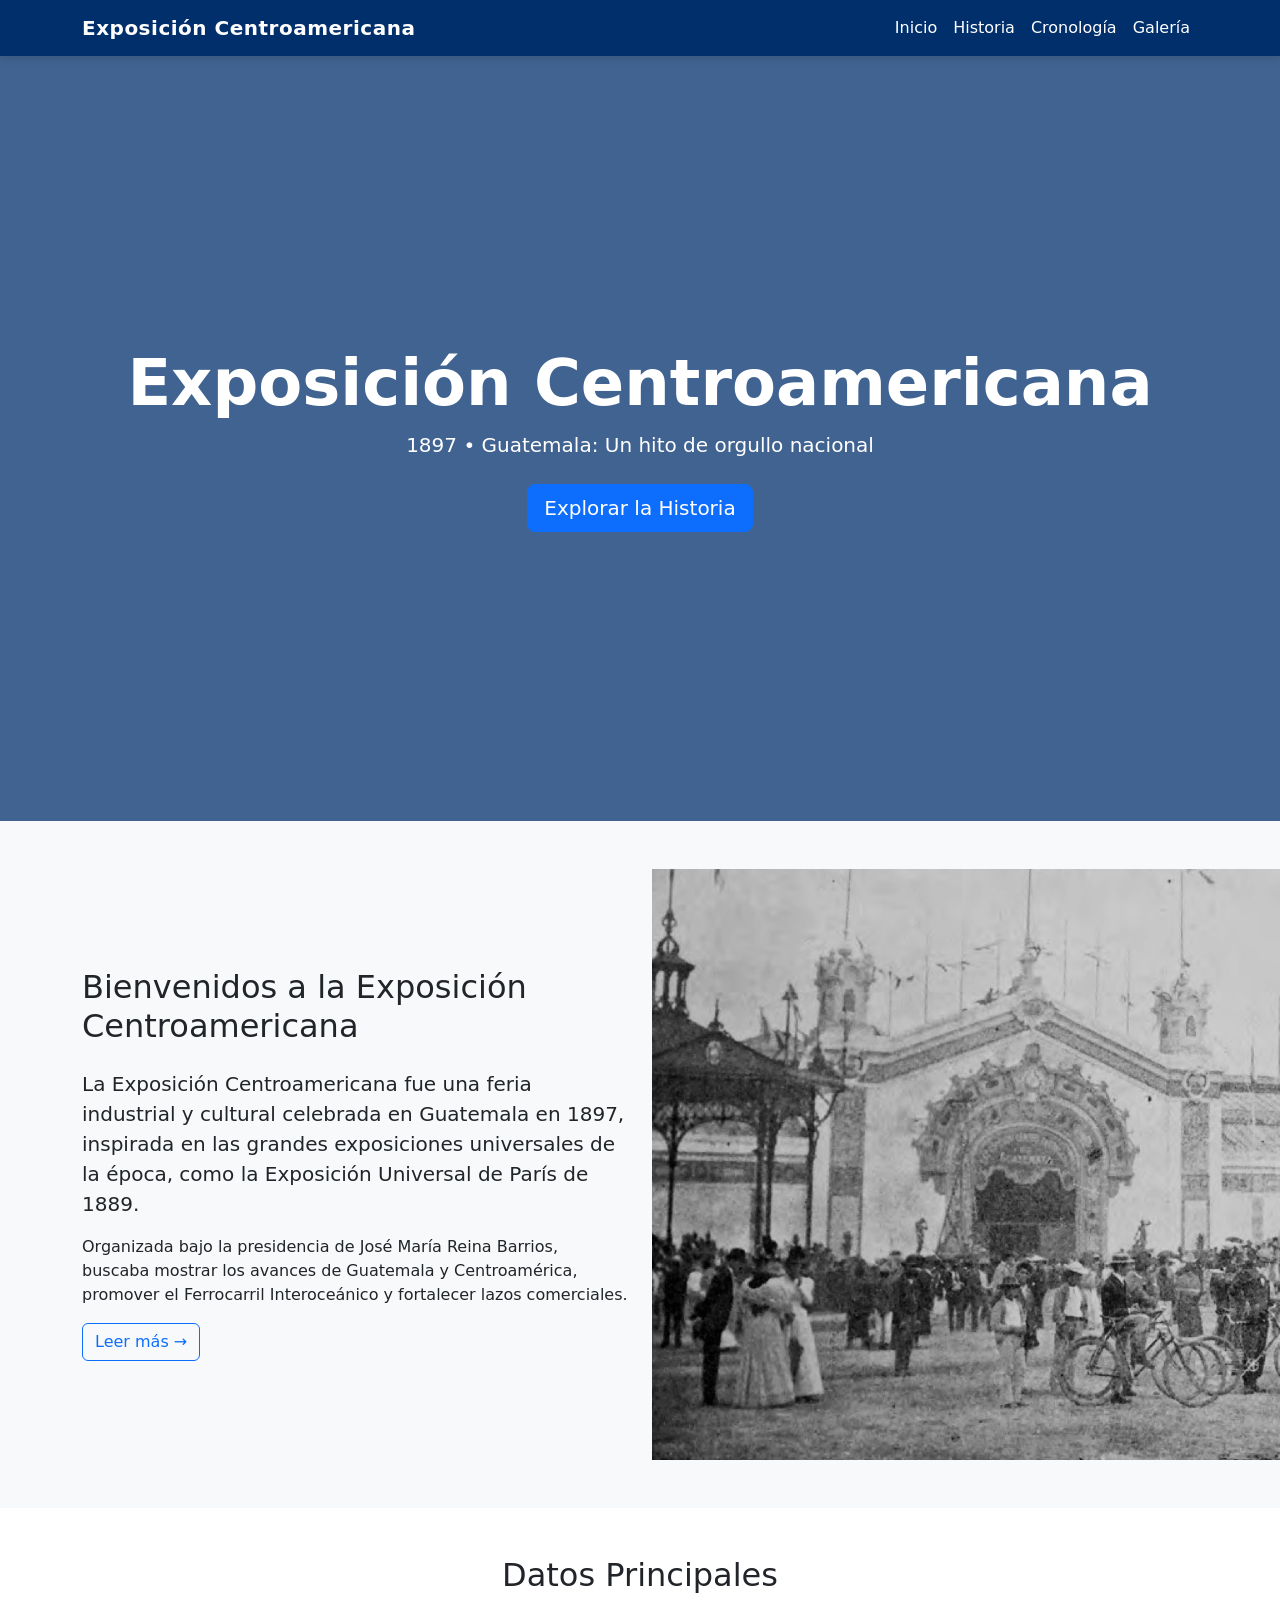
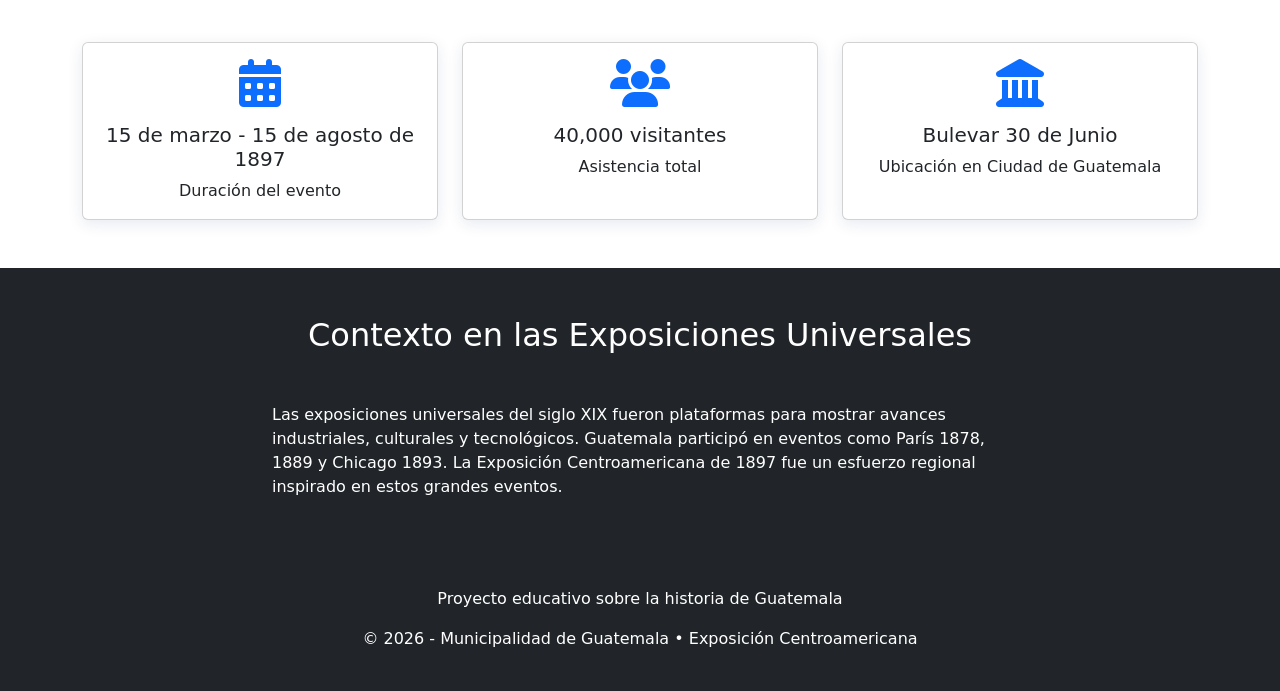
<file: proyectoFinal/index.html>
<!DOCTYPE html>
<html lang="en">
<head>
    <meta charset="UTF-8">
    <meta name="viewport" content="width=device-width, initial-scale=1.0">
    <title>Exposición Centroamericana 1897 | Historia de Guatemala</title>
    <link rel="stylesheet" href="styles.css">
    <link href="https://cdn.jsdelivr.net/npm/bootstrap@5.3.3/dist/css/bootstrap.min.css" rel="stylesheet">
    <link rel="stylesheet" href="https://cdnjs.cloudflare.com/ajax/libs/font-awesome/6.5.1/css/all.min.css">
</head>
<body>
    <nav class="navbar navbar-expand-lg navbar-dark fixed-top">
        <div class="container">
            <a class="navbar-brand fw-bold" href="index.html">Exposición Centroamericana</a>
            <button class="navbar-toggler" type="button" data-bs-toggle="collapse" data-bs-target="#navbarNav">
                <span class="navbar-toggler-icon"></span>
            </button>
            <div class="collapse navbar-collapse" id="navbarNav">
                <ul class="navbar-nav ms-auto">
                    <li class="nav-item"><a class="nav-link" href="index.html">Inicio</a></li>
                    <li class="nav-item"><a class="nav-link" href="historia.html">Historia</a></li>
                    <li class="nav-item"><a class="nav-link" href="cronologia.html">Cronología</a></li>
                    <li class="nav-item"><a class="nav-link" href="galeria.html">Galería</a></li>
                </ul>
            </div>
        </div>
    </nav>

    <header class="hero d-flex align-items-center text-white text-center">
        <div class="container">
            <h1 class="display-3 fw-bold">Exposición Centroamericana</h1>
            <p class="lead mb-4">1897 • Guatemala: Un hito de orgullo nacional</p>
            <a href="historia.html" class="btn btn-primary btn-lg">Explorar la Historia</a>
        </div>
    </header>

 <section class="py-5 bg-light">
        <div class="container">
            <div class="row align-items-center">
                <div class="col-lg-6">
                    <h2 class="mb-4">Bienvenidos a la Exposición Centroamericana</h2>
                    <p class="lead">La Exposición Centroamericana fue una feria industrial y cultural celebrada en Guatemala en 1897, inspirada en las grandes exposiciones universales de la época, como la Exposición Universal de París de 1889.</p>
                    <p>Organizada bajo la presidencia de José María Reina Barrios, buscaba mostrar los avances de Guatemala y Centroamérica, promover el Ferrocarril Interoceánico y fortalecer lazos comerciales.</p>
                    <a href="historia.html" class="btn btn-outline-primary">Leer más →</a>
                </div>
                <div class="col-lg-6">
                    <img src="images/Exposicion_Centroamericana_1897_01.jpeg">
                </div>
            </div>
        </div>
    </section>

    <section class="py-5">
        <div class="container">
            <h2 class="text-center mb-5">Datos Principales</h2>
            <div class="row g-4">
                <div class="col-md-4">
                    <div class="card h-100 text-center">
                        <div class="card-body">
                            <i class="fas fa-calendar-alt fa-3x text-primary mb-3"></i>
                            <h5>15 de marzo - 15 de agosto de 1897</h5>
                            <p class="card-text">Duración del evento</p>
                        </div>
                    </div>
                </div>
                <div class="col-md-4">
                    <div class="card h-100 text-center">
                        <div class="card-body">
                            <i class="fas fa-users fa-3x text-primary mb-3"></i>
                            <h5>40,000 visitantes</h5>
                            <p class="card-text">Asistencia total</p>
                        </div>
                    </div>
                </div>
                <div class="col-md-4">
                    <div class="card h-100 text-center">
                        <div class="card-body">
                            <i class="fas fa-landmark fa-3x text-primary mb-3"></i>
                            <h5>Bulevar 30 de Junio</h5>
                            <p class="card-text">Ubicación en Ciudad de Guatemala</p>
                        </div>
                    </div>
                </div>
            </div>
        </div>
    </section>

    <section class="py-5 bg-dark text-white">
        <div class="container">
            <h2 class="text-center mb-5">Contexto en las Exposiciones Universales</h2>
            <div class="row">
                <div class="col-lg-8 mx-auto">
                    <p>Las exposiciones universales del siglo XIX fueron plataformas para mostrar avances industriales, culturales y tecnológicos. Guatemala participó en eventos como París 1878, 1889 y Chicago 1893. La Exposición Centroamericana de 1897 fue un esfuerzo regional inspirado en estos grandes eventos.</p>
                </div>
            </div>
        </div>
    </section>


    <footer class="bg-dark text-white py-4">
        <div class="container text-center">
            <p>Proyecto educativo sobre la historia de Guatemala</p>
            <p>© 2026 - Municipalidad de Guatemala • Exposición Centroamericana</p>
        </div>
    </footer>

    <script src="https://cdn.jsdelivr.net/npm/bootstrap@5.3.3/dist/js/bootstrap.bundle.min.js"></script>
</body>
</html>
</file>
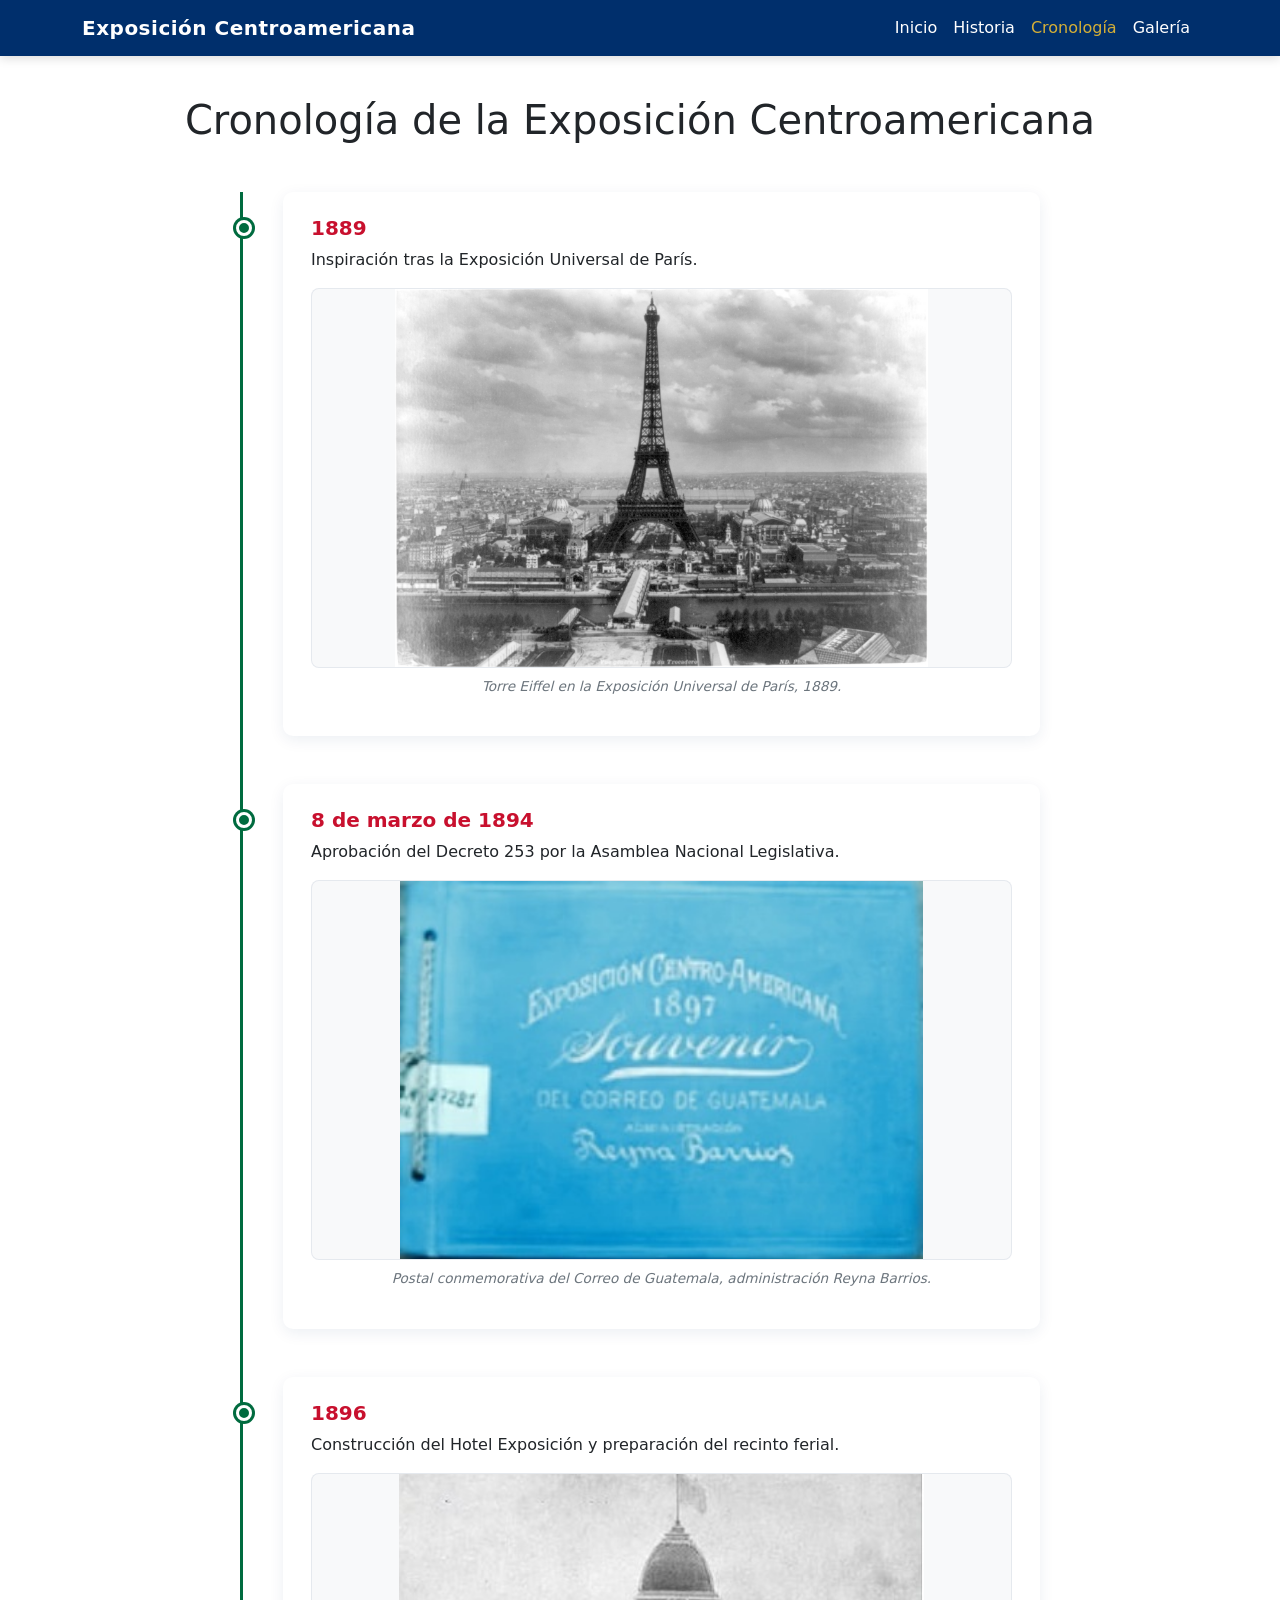
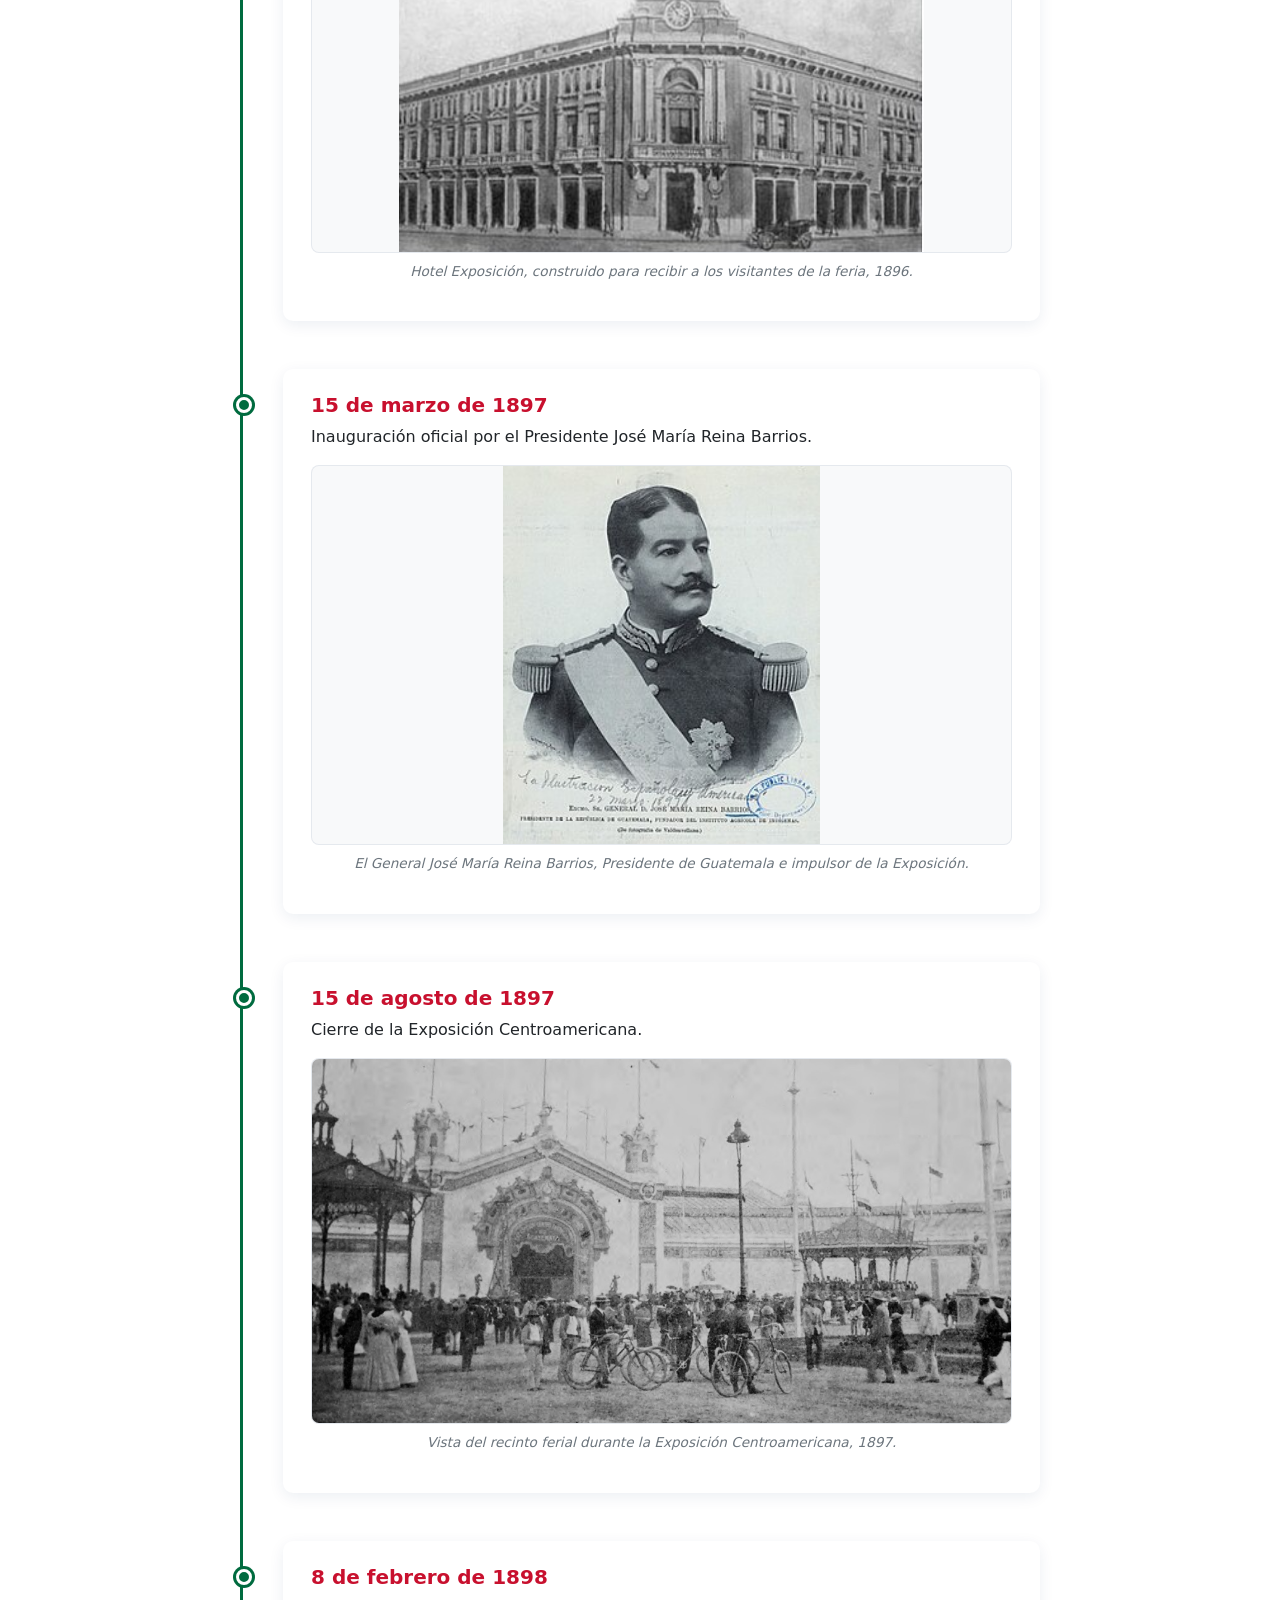
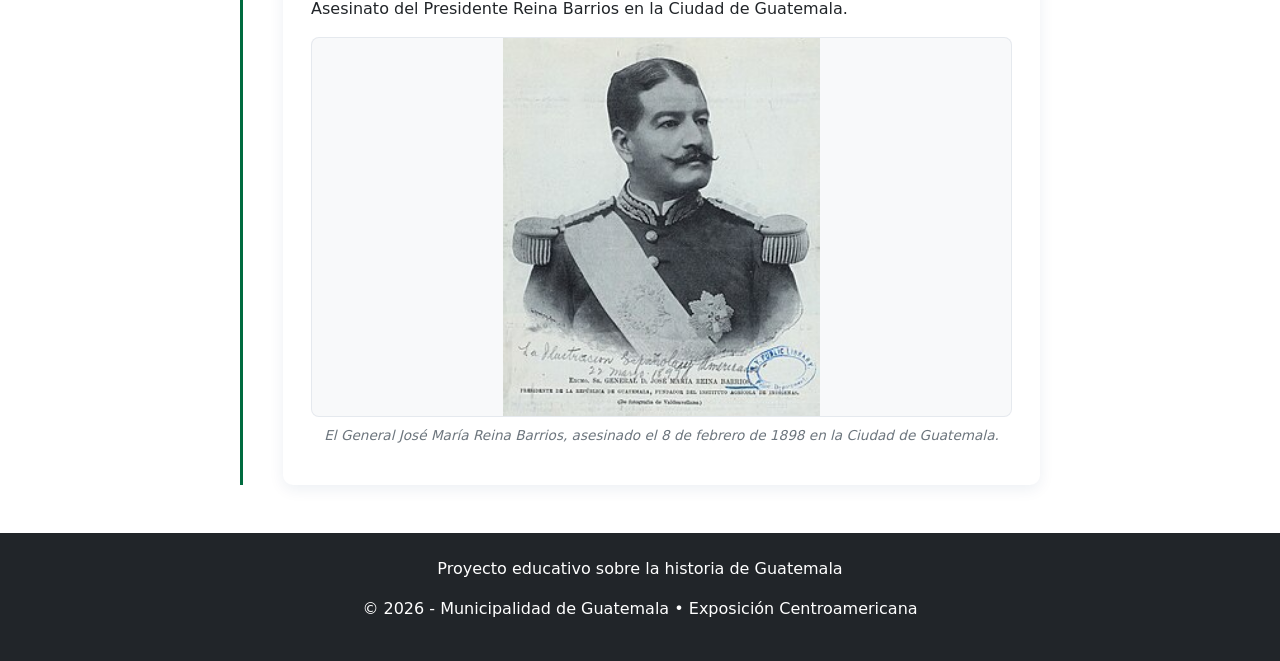
<file: proyectoFinal/cronologia.html>
<!DOCTYPE html>
<html lang="en">
<head>
    <meta charset="UTF-8">
    <meta name="viewport" content="width=device-width, initial-scale=1.0">
    <title>Cronología - Exposición Centroamericana 1897</title>
    <link rel="stylesheet" href="styles.css">
    <link href="https://cdn.jsdelivr.net/npm/bootstrap@5.3.3/dist/css/bootstrap.min.css" rel="stylesheet">
    <link rel="stylesheet" href="https://cdnjs.cloudflare.com/ajax/libs/font-awesome/6.5.1/css/all.min.css">
</head>
<body>
    <!-- Navbar -->
    <nav class="navbar navbar-expand-lg navbar-dark fixed-top">
        <div class="container">
            <a class="navbar-brand fw-bold" href="index.html">Exposición Centroamericana</a>
            <button class="navbar-toggler" type="button" data-bs-toggle="collapse" data-bs-target="#navbarNav">
                <span class="navbar-toggler-icon"></span>
            </button>
            <div class="collapse navbar-collapse" id="navbarNav">
                <ul class="navbar-nav ms-auto">
                    <li class="nav-item"><a class="nav-link" href="index.html">Inicio</a></li>
                    <li class="nav-item"><a class="nav-link" href="historia.html">Historia</a></li>
                    <li class="nav-item"><a class="nav-link active" href="cronologia.html">Cronología</a></li>
                    <li class="nav-item"><a class="nav-link" href="galeria.html">Galería</a></li>
                </ul>
            </div>
        </div>
    </nav>

    <div class="container my-5 pt-5">
        <h1 class="mb-5 text-center">Cronología de la Exposición Centroamericana</h1>

        <div class="timeline">

            <div class="event mb-5">
                <h5>1889</h5>
                <p>Inspiración tras la Exposición Universal de París.</p>
                <div class="event-image-wrapper">
                    <img
                        src="images/Eiffel_tower_at_Exposition_Universelle,_Paris,_1889.jpg"
                        alt="Torre Eiffel durante la Exposición Universal de París, 1889"
                        class="event-image"
                    >
                </div>
                <p class="event-image-caption">Torre Eiffel en la Exposición Universal de París, 1889.</p>
            </div>

            <div class="event mb-5">
                <h5>8 de marzo de 1894</h5>
                <p>Aprobación del Decreto 253 por la Asamblea Nacional Legislativa.</p>
                <div class="event-image-wrapper">
                    <img
                        src="images/expo_06_postal.jpg"
                        alt="Postal conmemorativa de la Exposición Centroamericana"
                        class="event-image"
                    >
                </div>
                <p class="event-image-caption">Postal conmemorativa del Correo de Guatemala, administración Reyna Barrios.</p>
            </div>

            <div class="event mb-5">
                <h5>1896</h5>
                <p>Construcción del Hotel Exposición y preparación del recinto ferial.</p>
                <div class="event-image-wrapper">
                    <img
                        src="images/Hotelexposicion1896.jpg"
                        alt="Hotel Exposición, 1896"
                        class="event-image"
                    >
                </div>
                <p class="event-image-caption">Hotel Exposición, construido para recibir a los visitantes de la feria, 1896.</p>
            </div>

            <div class="event mb-5">
                <h5>15 de marzo de 1897</h5>
                <p>Inauguración oficial por el Presidente José María Reina Barrios.</p>
                <div class="event-image-wrapper">
                    <img
                        src="images/José_María_Reina_Barrios,_1897.jpg"
                        alt="Presidente José María Reina Barrios, 1897"
                        class="event-image"
                    >
                </div>
                <p class="event-image-caption">El General José María Reina Barrios, Presidente de Guatemala e impulsor de la Exposición.</p>
            </div>

            <div class="event mb-5">
                <h5>15 de agosto de 1897</h5>
                <p>Cierre de la Exposición Centroamericana.</p>
                <div class="event-image-wrapper">
                    <img
                        src="images/Exposicion_Centroamericana_1897_01.jpeg"
                        alt="Recinto de la Exposición Centroamericana, 1897"
                        class="event-image"
                    >
                </div>
                <p class="event-image-caption">Vista del recinto ferial durante la Exposición Centroamericana, 1897.</p>
            </div>

            <div class="event mb-5">
                <h5>8 de febrero de 1898</h5>
                <p>Asesinato del Presidente Reina Barrios en la Ciudad de Guatemala.</p>
                <div class="event-image-wrapper">
                    <img
                        src="images/José_María_Reina_Barrios,_1897.jpg"
                        alt="Presidente José María Reina Barrios"
                        class="event-image"
                    >
                </div>
                <p class="event-image-caption">El General José María Reina Barrios, asesinado el 8 de febrero de 1898 en la Ciudad de Guatemala.</p>
            </div>

        </div>
    </div>

    <footer class="bg-dark text-white py-4">
        <div class="container text-center">
            <p>Proyecto educativo sobre la historia de Guatemala</p>
            <p>© 2026 - Municipalidad de Guatemala • Exposición Centroamericana</p>
        </div>
    </footer>

    <script src="https://cdn.jsdelivr.net/npm/bootstrap@5.3.3/dist/js/bootstrap.bundle.min.js"></script>
</body>
</html>
</file>
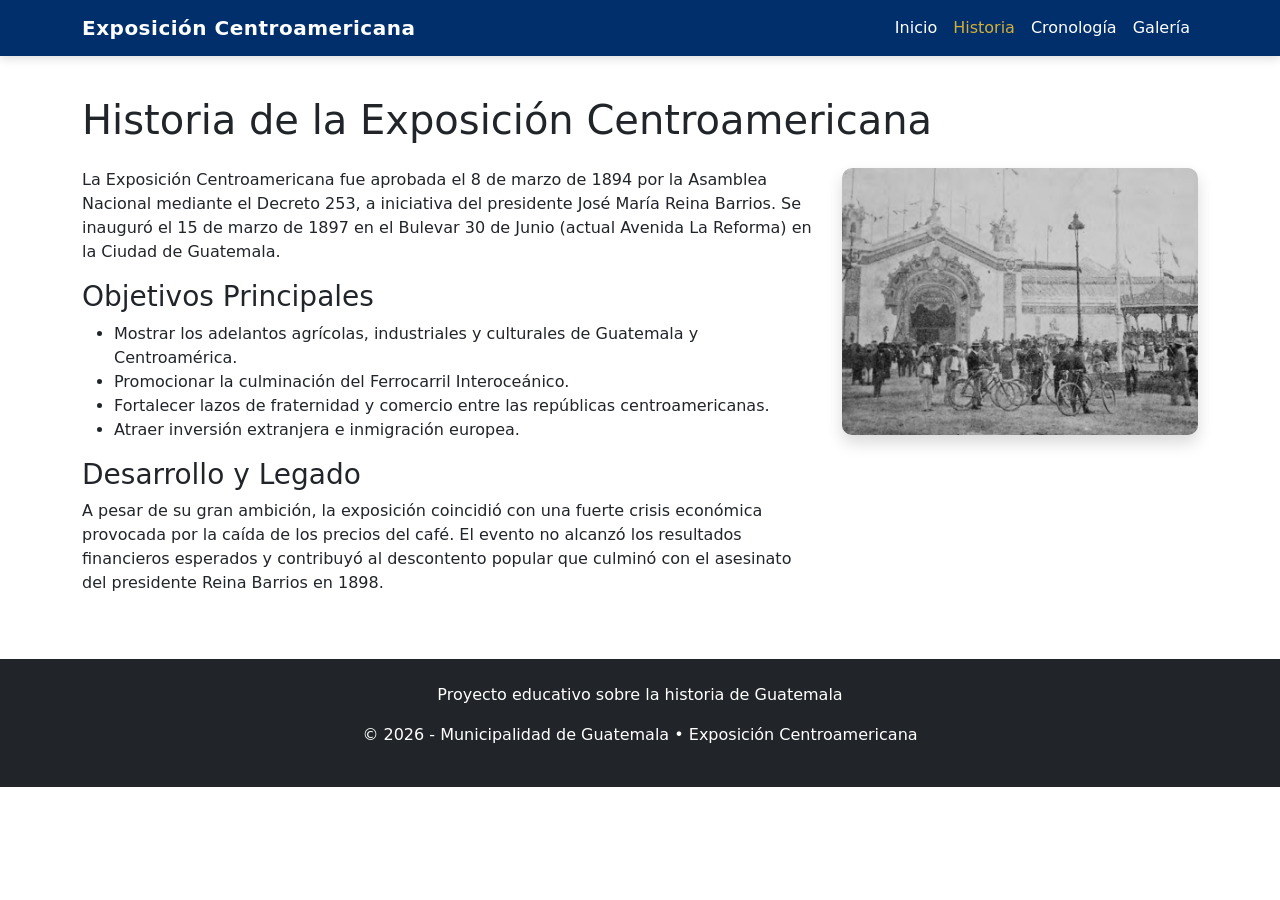
<file: proyectoFinal/historia.html>
<!DOCTYPE html>
<html lang="en">
<head>
    <meta charset="UTF-8">
    <meta name="viewport" content="width=device-width, initial-scale=1.0">
    <title>Historia - Exposición Centroamericana 1897</title>
    <link rel="stylesheet" href="styles.css">
    <link href="https://cdn.jsdelivr.net/npm/bootstrap@5.3.3/dist/css/bootstrap.min.css" rel="stylesheet">
    <link rel="stylesheet" href="https://cdnjs.cloudflare.com/ajax/libs/font-awesome/6.5.1/css/all.min.css">
</head>
<body>
    <nav class="navbar navbar-expand-lg navbar-dark fixed-top">
        <div class="container">
            <a class="navbar-brand fw-bold" href="index.html">Exposición Centroamericana</a>
            <button class="navbar-toggler" type="button" data-bs-toggle="collapse" data-bs-target="#navbarNav">
                <span class="navbar-toggler-icon"></span>
            </button>
            <div class="collapse navbar-collapse" id="navbarNav">
                <ul class="navbar-nav ms-auto">
                    <li class="nav-item"><a class="nav-link" href="index.html">Inicio</a></li>
                    <li class="nav-item"><a class="nav-link active" href="historia.html">Historia</a></li>
                    <li class="nav-item"><a class="nav-link" href="cronologia.html">Cronología</a></li>
                    <li class="nav-item"><a class="nav-link" href="galeria.html">Galería</a></li>
                </ul>
            </div>
        </div>
    </nav>

    <div class="container my-5 pt-5">
        <h1 class="mb-4">Historia de la Exposición Centroamericana</h1>
        
        <div class="row">
            <div class="col-lg-8">
                <p>La Exposición Centroamericana fue aprobada el 8 de marzo de 1894 por la Asamblea Nacional mediante el Decreto 253, a iniciativa del presidente José María Reina Barrios. Se inauguró el 15 de marzo de 1897 en el Bulevar 30 de Junio (actual Avenida La Reforma) en la Ciudad de Guatemala.</p>
                
                <h3>Objetivos Principales</h3>
                <ul>
                    <li>Mostrar los adelantos agrícolas, industriales y culturales de Guatemala y Centroamérica.</li>
                    <li>Promocionar la culminación del Ferrocarril Interoceánico.</li>
                    <li>Fortalecer lazos de fraternidad y comercio entre las repúblicas centroamericanas.</li>
                    <li>Atraer inversión extranjera e inmigración europea.</li>
                </ul>
                
                <h3>Desarrollo y Legado</h3>
                <p>A pesar de su gran ambición, la exposición coincidió con una fuerte crisis económica provocada por la caída de los precios del café. El evento no alcanzó los resultados financieros esperados y contribuyó al descontento popular que culminó con el asesinato del presidente Reina Barrios en 1898.</p>
            </div>
            <div class="col-lg-4">
                <img src="images/Exposicion_Centroamericana_1897_01.jpeg" 
                     alt="Exposición Centroamericana 1897" class="img-fluid rounded shadow">
            </div>
        </div>
    </div>

    <footer class="bg-dark text-white py-4">
        <div class="container text-center">
            <p>Proyecto educativo sobre la historia de Guatemala</p>
            <p>© 2026 - Municipalidad de Guatemala • Exposición Centroamericana</p>
        </div>
    </footer>

    <script src="https://cdn.jsdelivr.net/npm/bootstrap@5.3.3/dist/js/bootstrap.bundle.min.js"></script>
</body>
</html>
</file>
<file: proyectoFinal/styles.css>
:root {
    --blue: #002F6C;
    --red: #C8102E;
    --green: #006B3F;
    --gold: #D4AF37;
    --light-bg: #F8F9FA;
}

body {
    font-family: 'Segoe UI', system-ui, sans-serif;
    color: #333;
}

/* ============ NAVBAR ============ */
.navbar {
    background-color: var(--blue) !important;
    box-shadow: 0 2px 10px rgba(0, 0, 0, 0.15);
}

.navbar-brand, .nav-link {
    color: white !important;
}

.navbar-brand {
    letter-spacing: 0.5px;
}

.nav-link {
    transition: color 0.2s ease;
}

.nav-link:hover, .nav-link.active {
    color: var(--gold) !important;
}

/* ============ HERO ============ */
.hero {
    background: linear-gradient(rgba(0,47,108,0.75), rgba(0,47,108,0.75)),
                url('https://upload.wikimedia.org/wikipedia/commons/thumb/0/0f/Exposicion_Centroamericana_1897_01.jpeg/1280px-Exposicion_Centroamericana_1897_01.jpeg') center/cover no-repeat;
    height: 85vh;
    margin-top: 56px;
    color: white;
}

/* ============ BUTTONS ============ */
.btn-primary {
    background-color: var(--red);
    border-color: var(--red);
}

.btn-primary:hover {
    background-color: #a10d24;
    border-color: #a10d24;
}

.btn-outline-primary {
    color: var(--blue);
    border-color: var(--blue);
}

.btn-outline-primary:hover {
    background-color: var(--blue);
    color: white;
}

/* ============ CARDS ============ */
.card {
    transition: transform 0.3s ease, box-shadow 0.3s ease;
    border: none;
    box-shadow: 0 4px 15px rgba(0, 47, 108, 0.1);
    border-radius: 10px;
    overflow: hidden;
}

.card:hover {
    transform: translateY(-8px);
    box-shadow: 0 12px 25px rgba(0, 47, 108, 0.2);
}

.card-title {
    color: var(--blue);
}

/* Card images: fixed-ratio crop, never distorted */
.card-img-top {
    width: 100%;
    aspect-ratio: 4 / 3;
    object-fit: cover;
    object-position: center;
}

/* ============ HEADINGS ============ */
h1, h2, h3, h5 {
    color: var(--blue);
}

.bg-dark {
    background-color: var(--blue) !important;
}

.text-primary {
    color: var(--red) !important;
}

footer {
    background-color: var(--blue) !important;
}

/* ============ GALLERY ============ */
.gallery-img {
    transition: transform 0.3s ease, box-shadow 0.3s ease;
    cursor: pointer;
}

.gallery-img:hover {
    transform: scale(1.03);
    box-shadow: 0 10px 25px rgba(0, 47, 108, 0.3);
}

.modal-img {
    max-height: 80vh;
    max-width: 100%;
    width: auto;
    object-fit: contain;
    display: block;
    margin: 0 auto;
    border-radius: 6px;
}

.modal-content {
    border-radius: 10px;
    overflow: hidden;
}

.modal-header {
    border-bottom: 2px solid var(--gold);
}

/* ============ TIMELINE ============ */
.timeline {
    position: relative;
    max-width: 800px;
    margin: 0 auto;
    padding-left: 2.5rem;
    border-left: 3px solid var(--green);
}

.timeline .event {
    position: relative;
    background-color: #fff;
    border-radius: 10px;
    padding: 1.5rem 1.75rem;
    box-shadow: 0 4px 15px rgba(0, 47, 108, 0.08);
    transition: transform 0.3s ease, box-shadow 0.3s ease;
}

.timeline .event:hover {
    transform: translateY(-4px);
    box-shadow: 0 10px 25px rgba(0, 47, 108, 0.15);
}

.timeline .event::before {
    content: '';
    position: absolute;
    left: -2.95rem;
    top: 1.75rem;
    width: 16px;
    height: 16px;
    border-radius: 50%;
    background: var(--green);
    border: 3px solid #fff;
    box-shadow: 0 0 0 3px var(--green);
}

.timeline .event h5 {
    color: var(--red);
    font-weight: 700;
    margin-bottom: 0.5rem;
}

/* Timeline images: full image visible, no cropping, consistent frame */
.event-image-wrapper {
    margin-top: 1rem;
    width: 100%;
    max-height: 380px;
    display: flex;
    align-items: center;
    justify-content: center;
    background-color: var(--light-bg);
    border-radius: 8px;
    overflow: hidden;
    border: 1px solid rgba(0, 47, 108, 0.08);
}

.event-image {
    width: 100%;
    max-height: 380px;
    object-fit: contain;
    display: block;
}

.event-image-caption {
    font-size: 0.85rem;
    color: #6c757d;
    margin-top: 0.5rem;
    font-style: italic;
    text-align: center;
}

/* ============ HISTORIA PAGE IMAGE ============ */
.img-fluid.rounded.shadow {
    width: 100%;
    aspect-ratio: 4 / 3;
    object-fit: cover;
    border-radius: 10px !important;
}

/* ============ RESPONSIVE ============ */
@media (max-width: 768px) {
    .timeline {
        padding-left: 1.75rem;
    }

    .timeline .event::before {
        left: -2.2rem;
        width: 12px;
        height: 12px;
    }

    .event-image-wrapper,
    .event-image {
        max-height: 260px;
    }
}
</file>
